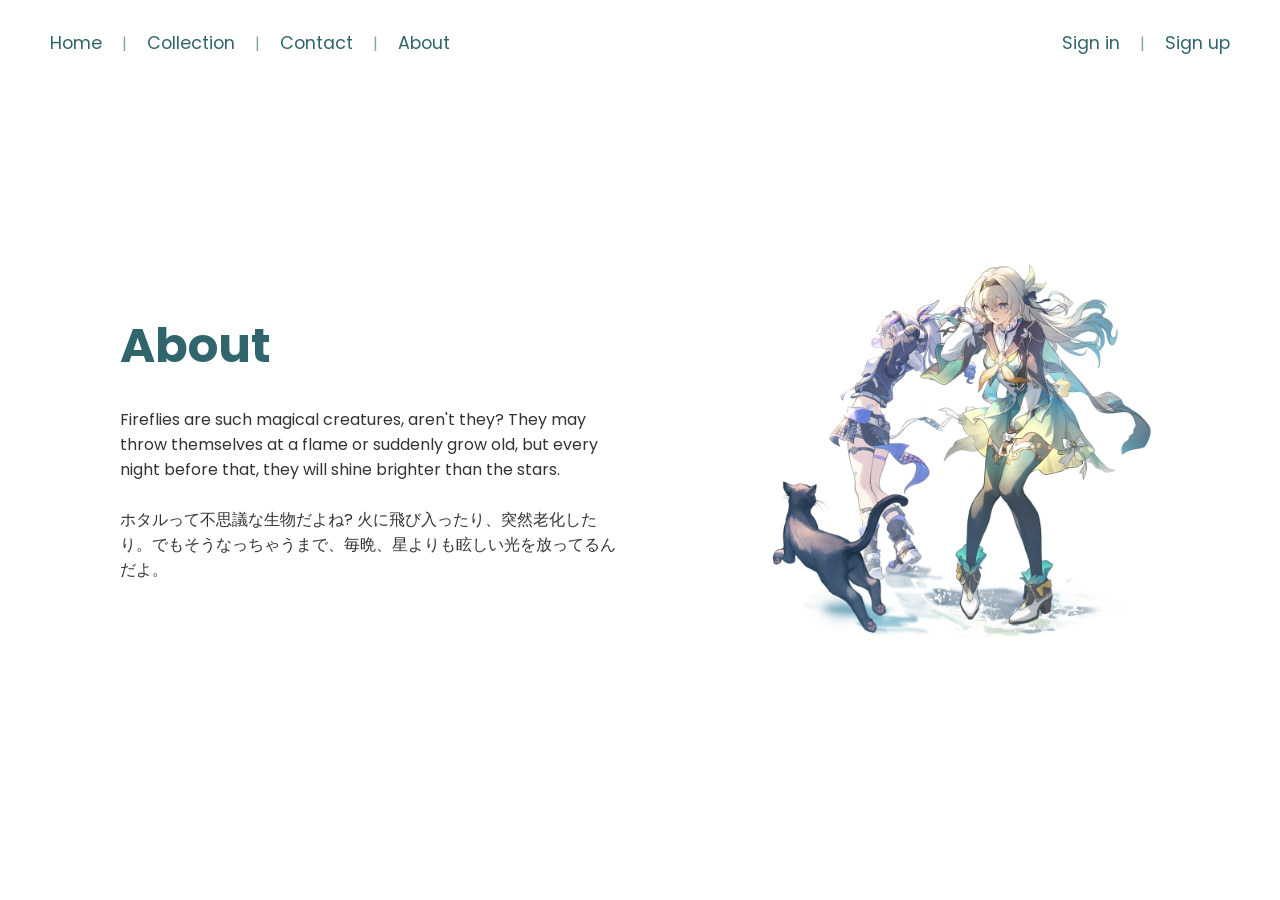
<file: About.html>
<!DOCTYPE html>
<html lang="en">
<head>
    <meta charset="UTF-8">
    <meta name="viewport" content="width=device-width, initial-scale=1.0">
    <title>About Us</title>
    <link rel="stylesheet" href="style.css">
</head>
<body>
    <nav>
        <div class="nav-links">
            <a href="index.html">Home</a> <span class="separator">|</span>
            <a href="collection.html">Collection</a> <span class="separator">|</span>
            <a href="contact.html">Contact</a> <span class="separator">|</span>
            <a href="about.html">About</a>
        </div>
        <div class="nav-auth">
            <a href="signin.html">Sign in</a> <span class="separator">|</span>
            <a href="signup.html">Sign up</a>
        </div>
    </nav>

    <div class="container">
        <div class="split-layout">
            <div class="text-content" style="text-align: left;">
                <h1>About</h1>
                <br>
                <p>Fireflies are such magical creatures, aren't they? They may throw themselves at a flame or suddenly grow old, but every night before that, they will shine brighter than the stars.</p>
                <br>
                <p>ホタルって不思議な生物だよね? 火に飛び入ったり、突然老化したり。でもそうなっちゃうまで、毎晩、星よりも眩しい光を放ってるんだよ。</p>
            </div>
            <img src="assets/about.webp" alt="Firefly About">
        </div>
    </div>
</body>
</html>
</file>
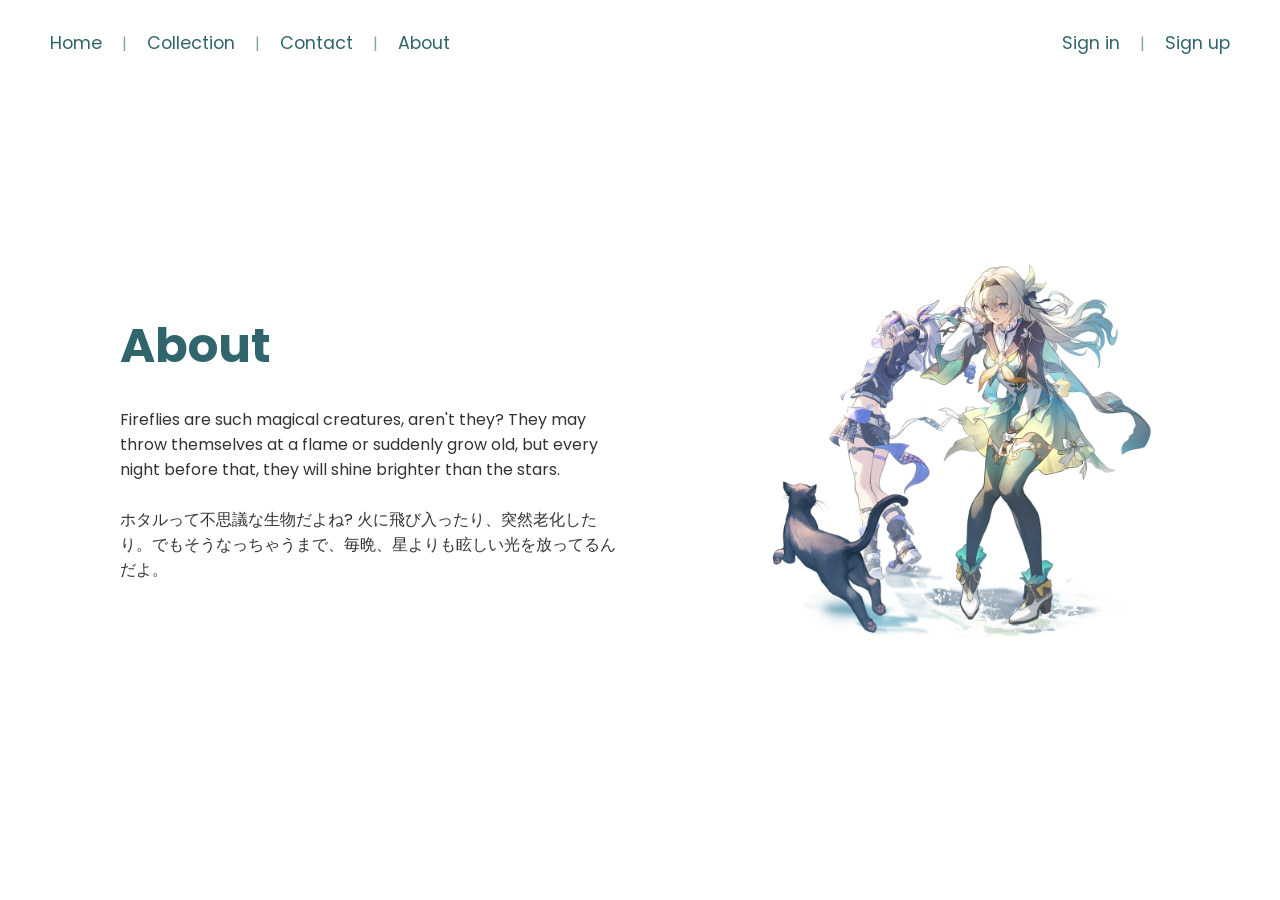
<file: about.html>
<!DOCTYPE html>
<html lang="en">
<head>
    <meta charset="UTF-8">
    <meta name="viewport" content="width=device-width, initial-scale=1.0">
    <title>About Us</title>
    <link rel="stylesheet" href="style.css">
</head>
<body>
    <nav>
        <div class="nav-links">
            <a href="index.html">Home</a> <span class="separator">|</span>
            <a href="collection.html">Collection</a> <span class="separator">|</span>
            <a href="contact.html">Contact</a> <span class="separator">|</span>
            <a href="about.html">About</a>
        </div>
        <div class="nav-auth">
            <a href="signin.html">Sign in</a> <span class="separator">|</span>
            <a href="signup.html">Sign up</a>
        </div>
    </nav>

    <div class="container">
        <div class="split-layout">
            <div class="text-content" style="text-align: left;">
                <h1>About</h1>
                <br>
                <p>Fireflies are such magical creatures, aren't they? They may throw themselves at a flame or suddenly grow old, but every night before that, they will shine brighter than the stars.</p>
                <br>
                <p>ホタルって不思議な生物だよね? 火に飛び入ったり、突然老化したり。でもそうなっちゃうまで、毎晩、星よりも眩しい光を放ってるんだよ。</p>
            </div>
            <img src="assets/about.webp" alt="Firefly About">
        </div>
    </div>
</body>
</html>
</file>
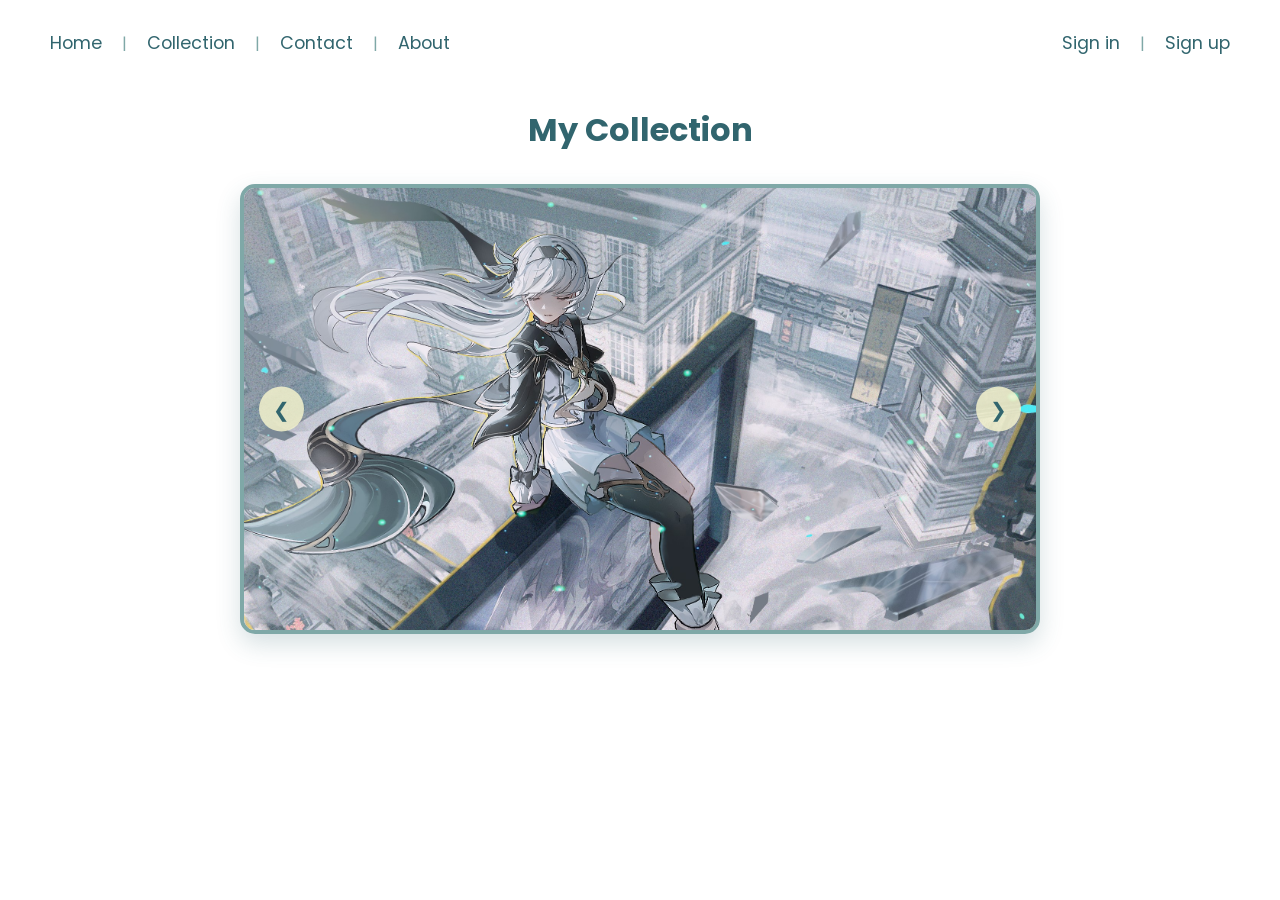
<file: Collection.html>
<!DOCTYPE html>
<html lang="en">
<head>
    <meta charset="UTF-8">
    <meta name="viewport" content="width=device-width, initial-scale=1.0">
    <title>Collection</title>
    <link rel="stylesheet" href="style.css">
</head>
<body>
    <nav>
        <div class="nav-links">
            <a href="index.html">Home</a> <span class="separator">|</span>
            <a href="collection.html">Collection</a> <span class="separator">|</span>
            <a href="contact.html">Contact</a> <span class="separator">|</span>
            <a href="about.html">About</a>
        </div>
        <div class="nav-auth">
            <a href="signin.html">Sign in</a> <span class="separator">|</span>
            <a href="signup.html">Sign up</a>
        </div>
    </nav>

    <div class="collection-section">
        <h1>My Collection</h1>
        
        <div class="slider-container">
            <button class="slide-btn btn-prev" onclick="moveSlide(-1)">❮</button>
            <button class="slide-btn btn-next" onclick="moveSlide(1)">❯</button>
            
            <div class="slides" id="slider">
                <img src="assets/image1.jpeg" alt="Collection 1">
                <img src="assets/image2.png" alt="Collection 2">
                <img src="assets/image3.jpg" alt="Collection 3">
                <img src="assets/image4.jpg" alt="Collection 4">
                <img src="assets/image5.jpg" alt="Collection 5">
                <img src="assets/image6.jpg" alt="Collection 6">
                <img src="assets/image7.jpg" alt="Collection 7">
                <img src="assets/image8.jpg" alt="Collection 8">
                <img src="assets/image9.jpg" alt="Collection 9">
            </div>
        </div>
    </div>

    <script>
        let currentIndex = 0;
        const totalSlides = 9;

        function moveSlide(direction) {
            const slider = document.getElementById('slider');
            
            currentIndex = (currentIndex + direction + totalSlides) % totalSlides;
            
            const movePercentage = 100 / totalSlides; 
            slider.style.transform = `translateX(-${currentIndex * movePercentage}%)`;
        }
    </script>
</body>
</html>
</file>
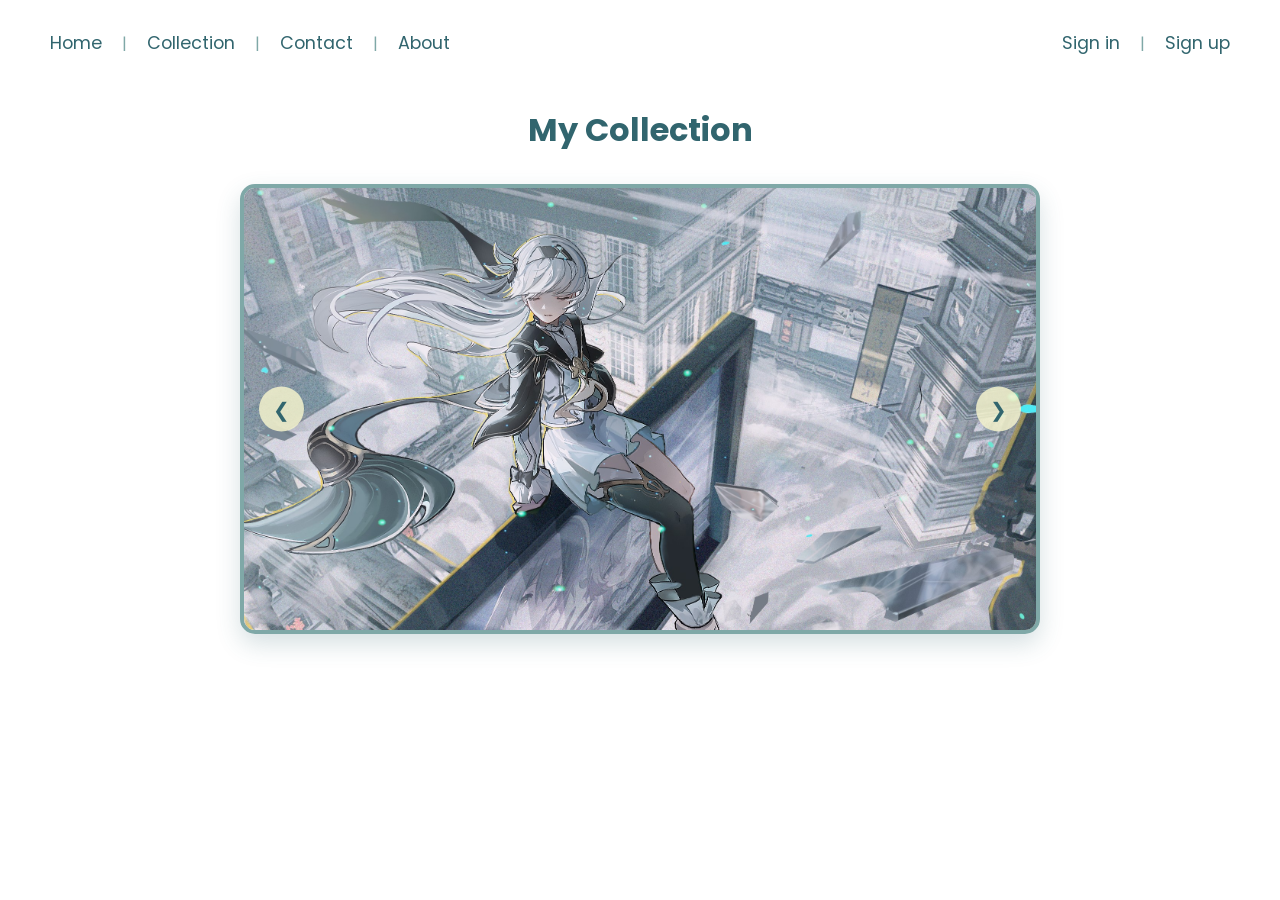
<file: collection.html>
<!DOCTYPE html>
<html lang="en">
<head>
    <meta charset="UTF-8">
    <meta name="viewport" content="width=device-width, initial-scale=1.0">
    <title>Collection</title>
    <link rel="stylesheet" href="style.css">
</head>
<body>
    <nav>
        <div class="nav-links">
            <a href="index.html">Home</a> <span class="separator">|</span>
            <a href="collection.html">Collection</a> <span class="separator">|</span>
            <a href="contact.html">Contact</a> <span class="separator">|</span>
            <a href="about.html">About</a>
        </div>
        <div class="nav-auth">
            <a href="signin.html">Sign in</a> <span class="separator">|</span>
            <a href="signup.html">Sign up</a>
        </div>
    </nav>

    <div class="collection-section">
        <h1>My Collection</h1>
        
        <div class="slider-container">
            <button class="slide-btn btn-prev" onclick="moveSlide(-1)">❮</button>
            <button class="slide-btn btn-next" onclick="moveSlide(1)">❯</button>
            
            <div class="slides" id="slider">
                <img src="assets/image1.jpeg" alt="Collection 1">
                <img src="assets/image2.png" alt="Collection 2">
                <img src="assets/image3.jpg" alt="Collection 3">
                <img src="assets/image4.jpg" alt="Collection 4">
                <img src="assets/image5.jpg" alt="Collection 5">
                <img src="assets/image6.jpg" alt="Collection 6">
                <img src="assets/image7.jpg" alt="Collection 7">
                <img src="assets/image8.jpg" alt="Collection 8">
                <img src="assets/image9.jpg" alt="Collection 9">
            </div>
        </div>
    </div>

    <script>
        let currentIndex = 0;
        const totalSlides = 9;

        function moveSlide(direction) {
            const slider = document.getElementById('slider');
            
            currentIndex = (currentIndex + direction + totalSlides) % totalSlides;
            
            const movePercentage = 100 / totalSlides; 
            slider.style.transform = `translateX(-${currentIndex * movePercentage}%)`;
        }
    </script>
</body>
</html>
</file>
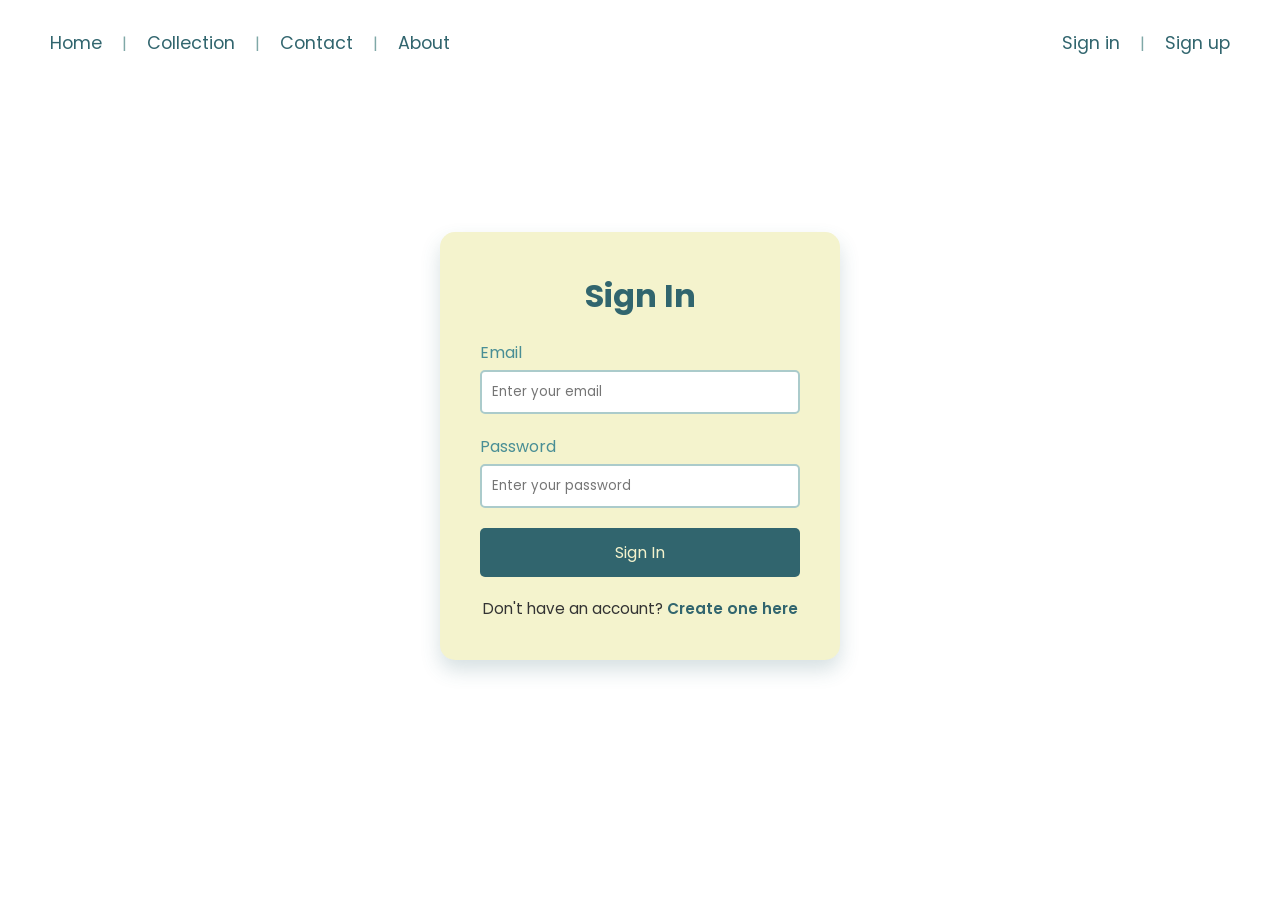
<file: SignIn.html>
<!DOCTYPE html>
<html lang="en">
<head>
    <meta charset="UTF-8">
    <meta name="viewport" content="width=device-width, initial-scale=1.0">
    <title>Sign In</title>
    <link rel="stylesheet" href="style.css">
</head>
<body>
    <nav>
        <div class="nav-links">
            <a href="index.html">Home</a> <span class="separator">|</span>
            <a href="collection.html">Collection</a> <span class="separator">|</span>
            <a href="contact.html">Contact</a> <span class="separator">|</span>
            <a href="about.html">About</a>
        </div>
        <div class="nav-auth">
            <a href="signin.html">Sign in</a> <span class="separator">|</span>
            <a href="signup.html">Sign up</a>
        </div>
    </nav>

    <div class="container">
        <div class="form-container">
            <h1>Sign In</h1>
            <form>
                <div class="form-group">
                    <label>Email</label>
                    <input type="email" placeholder="Enter your email" required>
                </div>
                <div class="form-group">
                    <label>Password</label>
                    <input type="password" placeholder="Enter your password" required>
                </div>
                <button type="submit">Sign In</button>
                
                <p class="auth-switch">Don't have an account? <a href="signup.html">Create one here</a></p>
            </form>
        </div>
    </div>
</body>
</html>
</file>
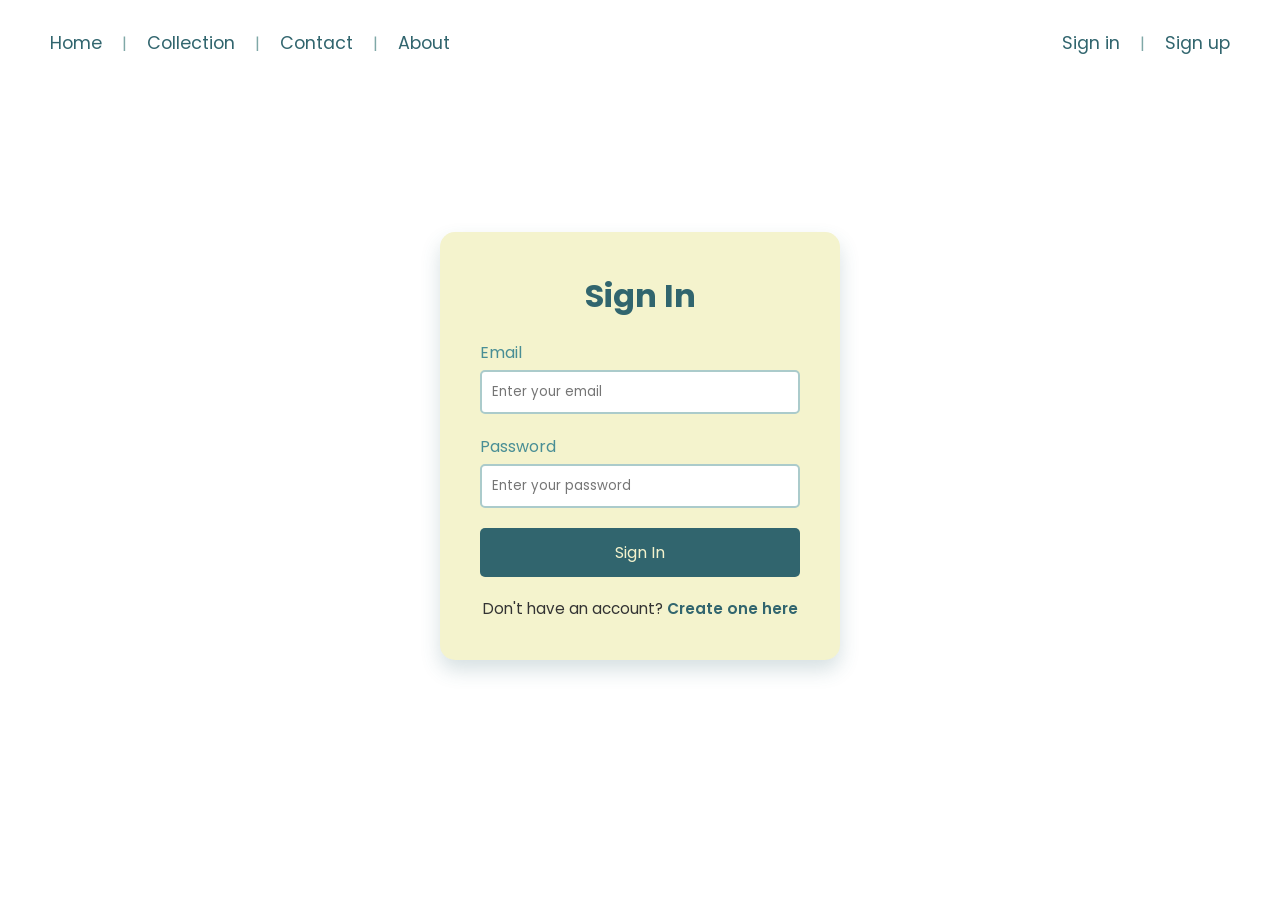
<file: signin.html>
<!DOCTYPE html>
<html lang="en">
<head>
    <meta charset="UTF-8">
    <meta name="viewport" content="width=device-width, initial-scale=1.0">
    <title>Sign In</title>
    <link rel="stylesheet" href="style.css">
</head>
<body>
    <nav>
        <div class="nav-links">
            <a href="index.html">Home</a> <span class="separator">|</span>
            <a href="collection.html">Collection</a> <span class="separator">|</span>
            <a href="contact.html">Contact</a> <span class="separator">|</span>
            <a href="about.html">About</a>
        </div>
        <div class="nav-auth">
            <a href="signin.html">Sign in</a> <span class="separator">|</span>
            <a href="signup.html">Sign up</a>
        </div>
    </nav>

    <div class="container">
        <div class="form-container">
            <h1>Sign In</h1>
            <form>
                <div class="form-group">
                    <label>Email</label>
                    <input type="email" placeholder="Enter your email" required>
                </div>
                <div class="form-group">
                    <label>Password</label>
                    <input type="password" placeholder="Enter your password" required>
                </div>
                <button type="submit">Sign In</button>
                
                <p class="auth-switch">Don't have an account? <a href="signup.html">Create one here</a></p>
            </form>
        </div>
    </div>
</body>
</html>
</file>
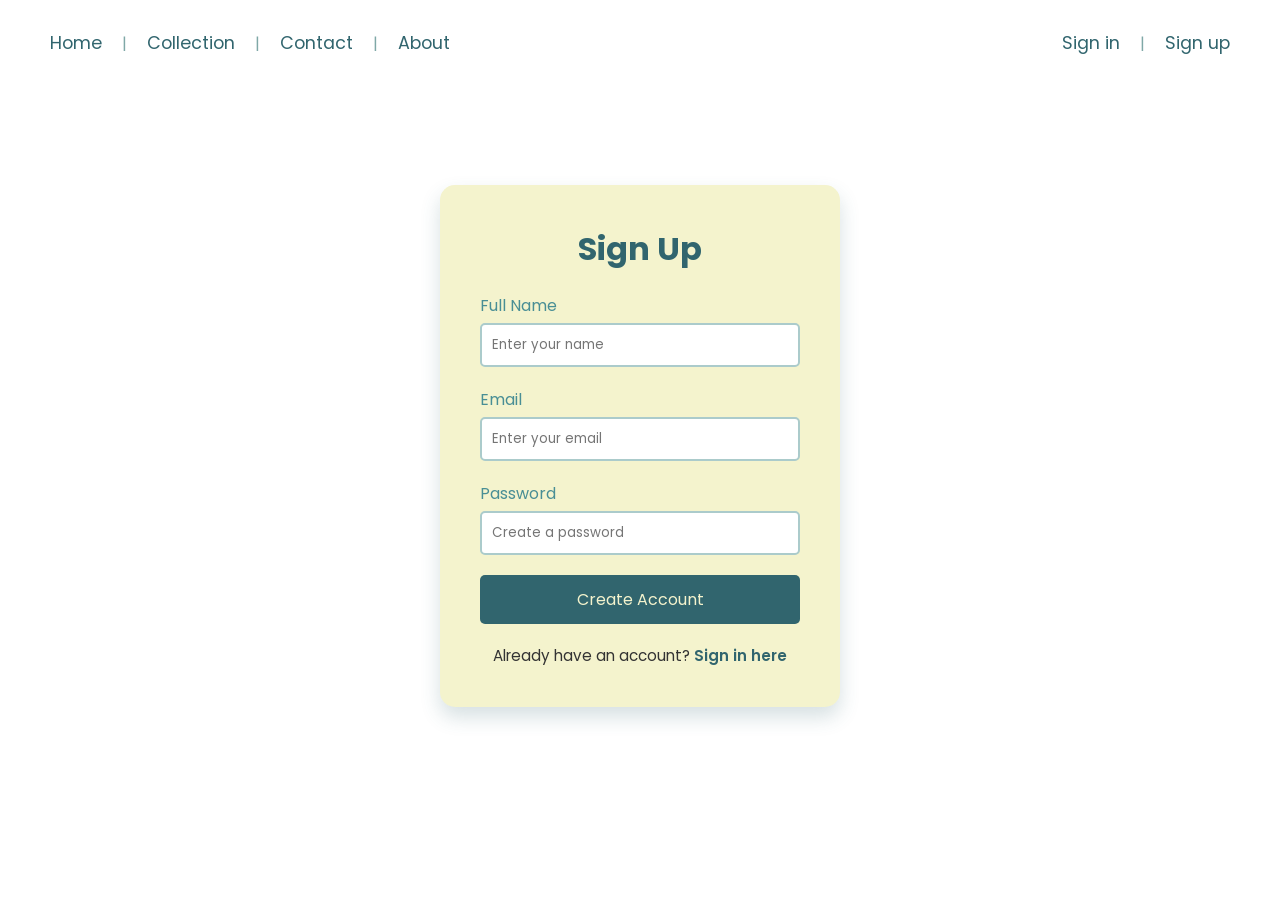
<file: SignUp.html>
<!DOCTYPE html>
<html lang="en">
<head>
    <meta charset="UTF-8">
    <meta name="viewport" content="width=device-width, initial-scale=1.0">
    <title>Sign Up</title>
    <link rel="stylesheet" href="style.css">
</head>
<body>
    <nav>
        <div class="nav-links">
            <a href="index.html">Home</a> <span class="separator">|</span>
            <a href="collection.html">Collection</a> <span class="separator">|</span>
            <a href="contact.html">Contact</a> <span class="separator">|</span>
            <a href="about.html">About</a>
        </div>
        <div class="nav-auth">
            <a href="signin.html">Sign in</a> <span class="separator">|</span>
            <a href="signup.html">Sign up</a>
        </div>
    </nav>

    <div class="container">
        <div class="form-container">
            <h1>Sign Up</h1>
            <form>
                <div class="form-group">
                    <label>Full Name</label>
                    <input type="text" placeholder="Enter your name" required>
                </div>
                <div class="form-group">
                    <label>Email</label>
                    <input type="email" placeholder="Enter your email" required>
                </div>
                <div class="form-group">
                    <label>Password</label>
                    <input type="password" placeholder="Create a password" required>
                </div>
                <button type="submit">Create Account</button>
                
                <p class="auth-switch">Already have an account? <a href="signin.html">Sign in here</a></p>
            </form>
        </div>
    </div>
</body>
</html>
</file>
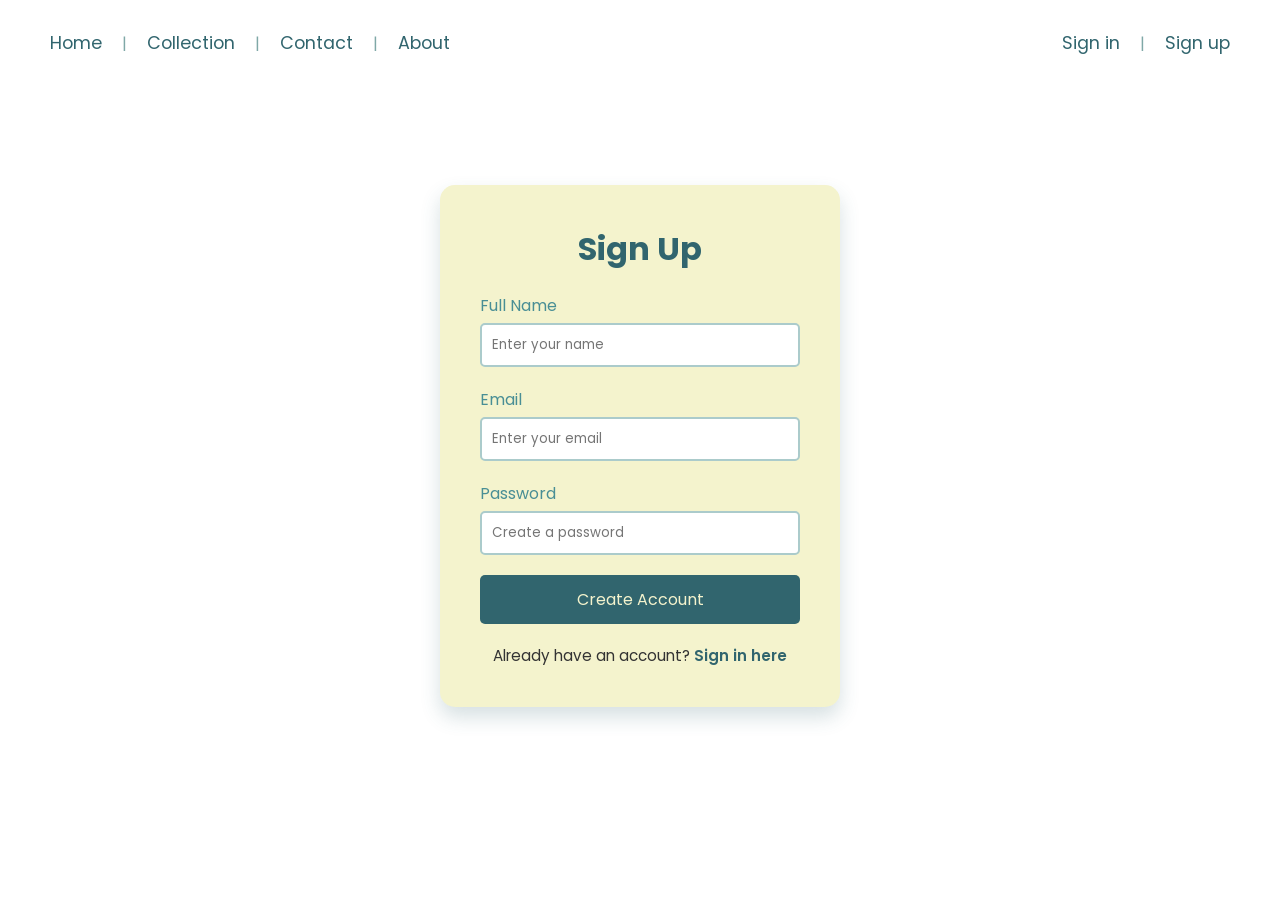
<file: signup.html>
<!DOCTYPE html>
<html lang="en">
<head>
    <meta charset="UTF-8">
    <meta name="viewport" content="width=device-width, initial-scale=1.0">
    <title>Sign Up</title>
    <link rel="stylesheet" href="style.css">
</head>
<body>
    <nav>
        <div class="nav-links">
            <a href="index.html">Home</a> <span class="separator">|</span>
            <a href="collection.html">Collection</a> <span class="separator">|</span>
            <a href="contact.html">Contact</a> <span class="separator">|</span>
            <a href="about.html">About</a>
        </div>
        <div class="nav-auth">
            <a href="signin.html">Sign in</a> <span class="separator">|</span>
            <a href="signup.html">Sign up</a>
        </div>
    </nav>

    <div class="container">
        <div class="form-container">
            <h1>Sign Up</h1>
            <form>
                <div class="form-group">
                    <label>Full Name</label>
                    <input type="text" placeholder="Enter your name" required>
                </div>
                <div class="form-group">
                    <label>Email</label>
                    <input type="email" placeholder="Enter your email" required>
                </div>
                <div class="form-group">
                    <label>Password</label>
                    <input type="password" placeholder="Create a password" required>
                </div>
                <button type="submit">Create Account</button>
                
                <p class="auth-switch">Already have an account? <a href="signin.html">Sign in here</a></p>
            </form>
        </div>
    </div>
</body>
</html>
</file>
<file: style.css>
/* Import Font dari Google Fonts */
@import url('https://fonts.googleapis.com/css2?family=Poppins:wght@300;400;600&display=swap');

:root {
    --color-cream: #f4f3cd;
    --color-light-teal: #abcbcb;
    --color-med-teal: #7fa8a7;
    --color-dark-teal: #498e95;
    --color-deep-teal: #31656e;
    
    --text-dark: #333;
    --bg-light: #ffffff;
}

* {
    margin: 0;
    padding: 0;
    box-sizing: border-box;
    font-family: 'Poppins', sans-serif;
}

body {
    background-color: var(--bg-light);
    color: var(--text-dark);
}

/* Navigasi */
nav {
    display: flex;
    justify-content: space-between;
    padding: 30px 50px;
    background-color: var(--bg-light);
}

.nav-links, .nav-auth {
    display: flex;
    gap: 20px;
    align-items: center;
}

nav a {
    text-decoration: none;
    color: var(--color-deep-teal);
    font-size: 1.1rem;
    font-weight: 400;
    transition: color 0.3s ease;
}

nav a:hover {
    color: var(--color-dark-teal);
}

.separator {
    color: var(--color-med-teal);
}

.container {
    padding: 50px;
    min-height: 80vh;
    display: flex;
    align-items: center;
    justify-content: center;
}

/* Halaman Home & About Layout (2 Kolom) */
.split-layout {
    display: flex;
    align-items: center;
    justify-content: space-around;
    width: 100%;
    max-width: 1200px;
}

.split-layout img {
    max-width: 400px;
    height: auto;
    border-radius: 10px;
}

.split-layout .text-content {
    max-width: 500px;
    text-align: center;
}

.split-layout h1 {
    font-size: 3rem;
    color: var(--color-deep-teal);
}

.collection-section {
    width: 100%;
    padding: 20px 50px;
    text-align: center;
}

.collection-section h1 {
    color: var(--color-deep-teal);
    margin-bottom: 30px;
}

.slider-container {
    width: 100%;
    max-width: 800px;
    aspect-ratio: 16 / 9; 
    position: relative;
    overflow: hidden;
    margin: 0 auto;
    border-radius: 15px;
    border: 4px solid var(--color-med-teal);
    box-shadow: 0 10px 25px rgba(49, 101, 110, 0.2);
    display: block; 
}

.slides {
    display: flex;
    width: 900%; 
    height: 100%;
    transition: transform 0.5s cubic-bezier(0.4, 0, 0.2, 1);
}

.slides img {
    width: 11.1111%; 
    height: 100%;
    object-fit: cover;
}

/* Tombol Slider */
.slider-container button.slide-btn {
    position: absolute;
    top: 50%;
    transform: translateY(-50%);
    background: rgba(244, 243, 205, 0.85); 
    color: var(--color-deep-teal);
    border: none;
    font-size: 20px;
    width: 45px;
    height: 45px;
    padding: 0; 
    cursor: pointer;
    border-radius: 50%;
    z-index: 10;
    display: flex;
    align-items: center;
    justify-content: center;
    transition: all 0.3s ease;
}

.slider-container button.slide-btn:hover {
    background: var(--color-cream);
    color: var(--color-dark-teal);
    transform: translateY(-50%) scale(1.1);
}

.btn-prev { left: 15px; }
.btn-next { right: 15px; }

/* Halaman Contact */
.contact-methods {
    display: flex;
    justify-content: center;
    gap: 60px;
    flex-wrap: wrap;
    padding: 0 20px;
}

.contact-container {
    text-align: center;
    background: linear-gradient(rgba(244, 243, 205, 0.8), rgba(171, 203, 203, 0.8)), url('assets/Contact.jpg') center/cover;
    width: 100%;
    height: 80vh;
    
    display: flex;
    flex-direction: column;
    justify-content: center;
    align-items: center;
    gap: 40px;               
}

.contact-item {
    display: flex;
    flex-direction: column;
    align-items: center;
    gap: 15px;
    transition: transform 0.3s ease;
    cursor: pointer;
}

.contact-item:hover {
    transform: translateY(-10px); 
}

.contact-item img {
    width: 60px;
    height: 60px;
}

.contact-item p {
    color: var(--color-deep-teal);
    font-weight: 600;
    font-size: 1.1rem;
    background-color: rgba(244, 243, 205, 0.85); 
    padding: 8px 18px;
    border-radius: 20px;
    border: 2px solid var(--color-med-teal);
}

/* Form Sign In / Sign Up */
.form-container {
    background-color: var(--color-cream);
    padding: 40px;
    border-radius: 15px;
    box-shadow: 0 10px 20px rgba(49, 101, 110, 0.2);
    width: 100%;
    max-width: 400px;
    text-align: center;
}

.form-container h1 {
    color: var(--color-deep-teal);
    margin-bottom: 20px;
}

.form-group {
    margin-bottom: 20px;
    text-align: left;
}

.form-group label {
    display: block;
    color: var(--color-dark-teal);
    margin-bottom: 5px;
}

.form-group input {
    width: 100%;
    padding: 10px;
    border: 2px solid var(--color-light-teal);
    border-radius: 5px;
    outline: none;
}

.form-group input:focus {
    border-color: var(--color-dark-teal);
}

button {
    background-color: var(--color-deep-teal);
    color: var(--color-cream);
    border: none;
    padding: 12px 30px;
    border-radius: 5px;
    font-size: 1rem;
    cursor: pointer;
    width: 100%;
    transition: background 0.3s;
}

button:hover {
    background-color: var(--color-dark-teal);
}

.auth-switch {
    margin-top: 20px;
    font-size: 0.95rem;
    color: var(--text-dark);
}

.auth-switch a {
    color: var(--color-deep-teal);
    text-decoration: none;
    font-weight: 600;
    transition: color 0.3s ease;
}

.auth-switch a:hover {
    color: var(--color-dark-teal);
    text-decoration: underline;
}
</file>
